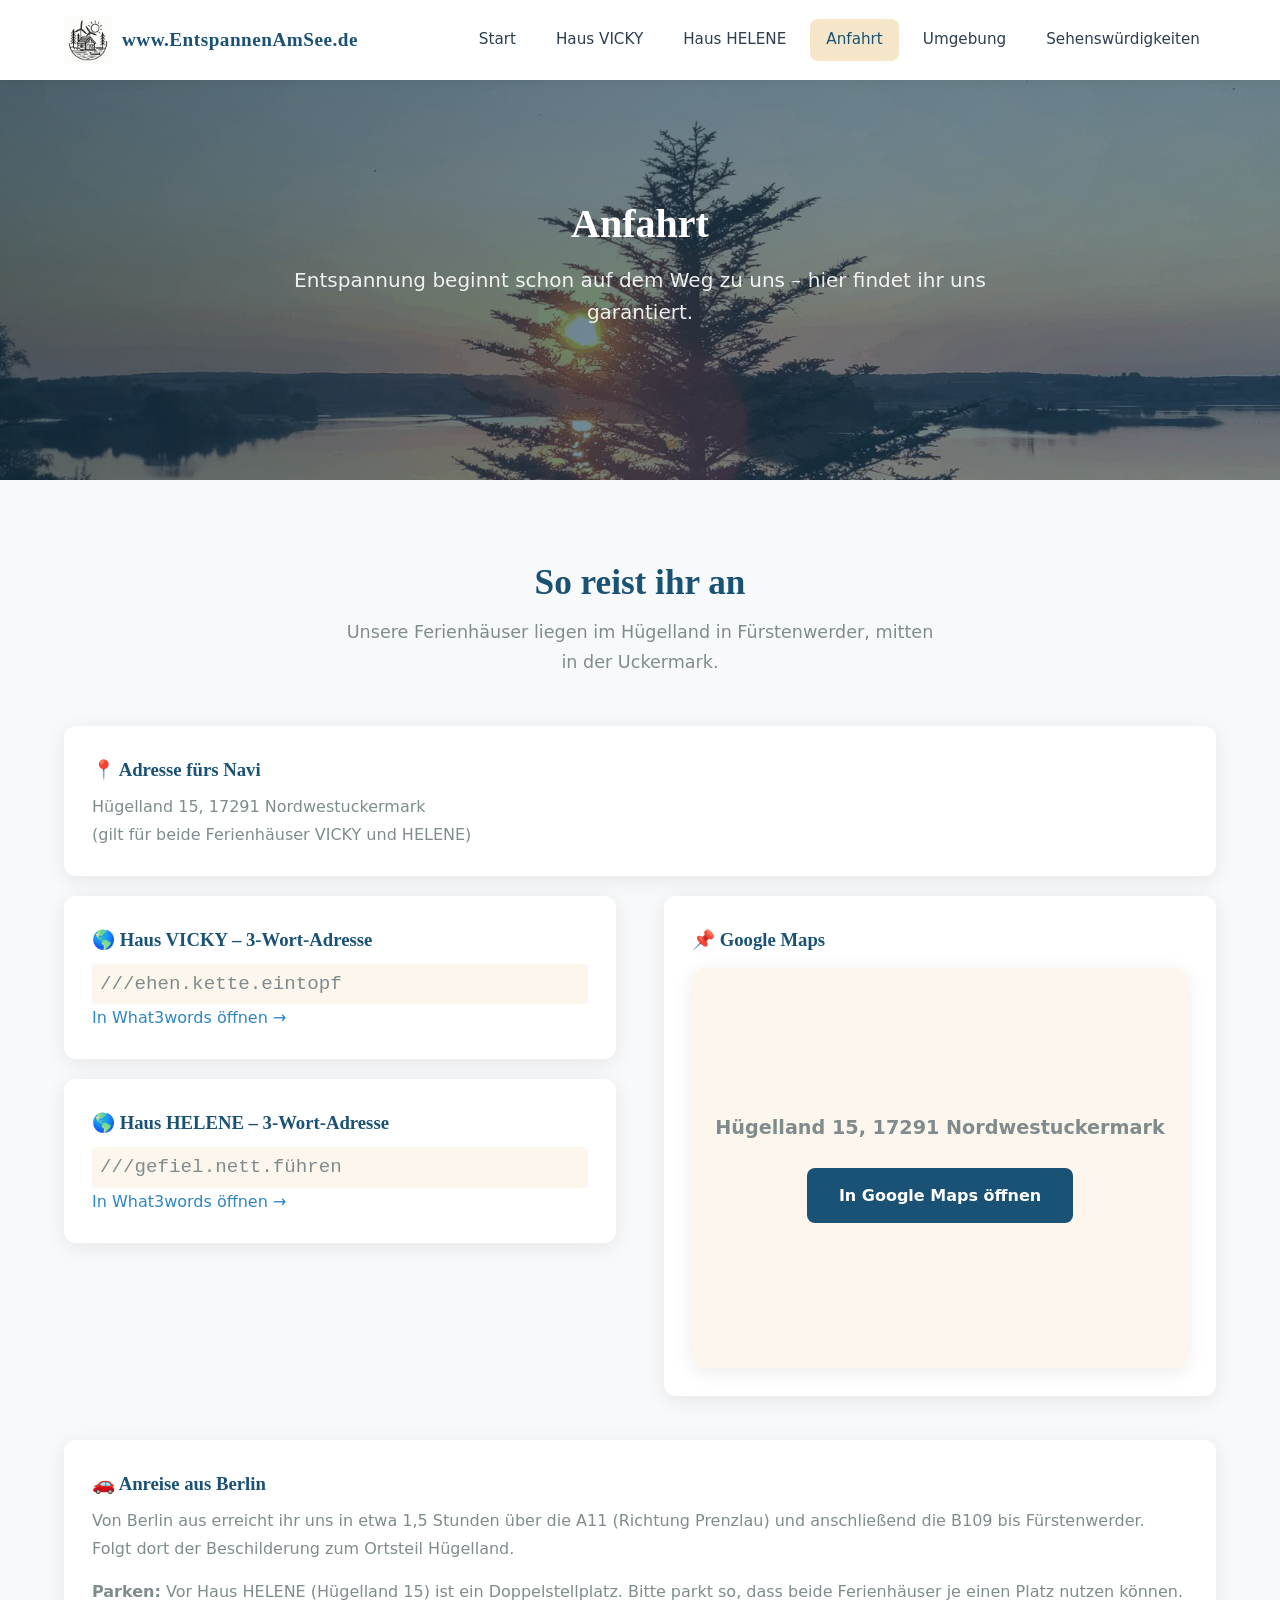
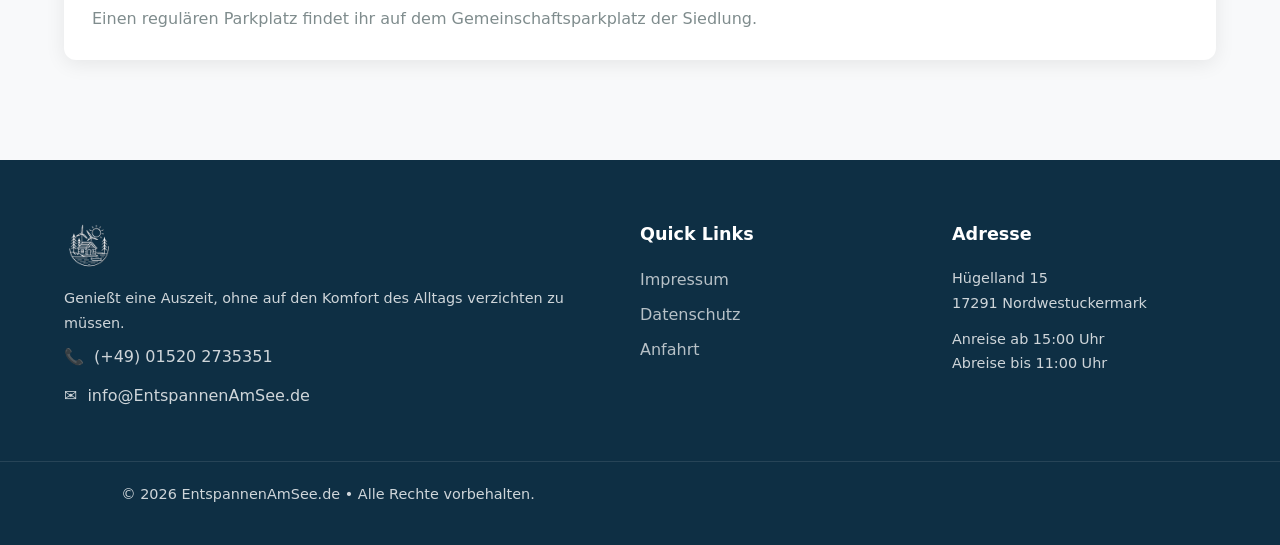
<file: anfahrt.html>
﻿<!DOCTYPE html>
<html lang="de">
<head>
  <meta charset="UTF-8">
  <meta name="viewport" content="width=device-width, initial-scale=1.0">
  <title>Anfahrt &amp; Adresse | Ferienh&auml;user in der Uckermark</title>
  <meta name="description" content="Anfahrt zu den Ferienh&auml;usern VICKY &amp; HELENE in F&uuml;rstenwerder, Uckermark: H&uuml;gelland 15, 17291 Nordwestuckermark. Ca. 1,5 h von Berlin &uuml;ber A11/B109.">
  <link rel="canonical" href="https://www.EntspannenAmSee.de/anfahrt.html">
  <meta property="og:type" content="website">
  <meta property="og:site_name" content="EntspannenAmSee.de">
  <meta property="og:url" content="https://www.EntspannenAmSee.de/anfahrt.html">
  <meta property="og:title" content="Anfahrt &amp; Adresse | Ferienh&auml;user in der Uckermark">
  <meta property="og:description" content="H&uuml;gelland 15, 17291 Nordwestuckermark &ndash; ca. 1,5 h von Berlin &uuml;ber A11/B109. Google-Maps-Link und 3-Wort-Adressen f&uuml;r beide H&auml;user.">
  <meta property="og:image" content="https://www.EntspannenAmSee.de/images/banner.jpg">
  <meta property="og:locale" content="de_DE">
  <meta name="twitter:card" content="summary_large_image">
  <meta name="twitter:title" content="Anfahrt &amp; Adresse | Ferienh&auml;user in der Uckermark">
  <meta name="twitter:description" content="H&uuml;gelland 15, 17291 Nordwestuckermark &ndash; ca. 1,5 h von Berlin &uuml;ber A11/B109.">
  <meta name="twitter:image" content="https://www.EntspannenAmSee.de/images/banner.jpg">
  <meta name="theme-color" content="#2c6e63">
  <link rel="icon" type="image/x-icon" href="favicon.ico">
  <link rel="stylesheet" href="css/style.css">
  <script type="application/ld+json">
  {
    "@context": "https://schema.org",
    "@type": "BreadcrumbList",
    "itemListElement": [
      { "@type": "ListItem", "position": 1, "name": "Start", "item": "https://www.EntspannenAmSee.de/" },
      { "@type": "ListItem", "position": 2, "name": "Anfahrt", "item": "https://www.EntspannenAmSee.de/anfahrt.html" }
    ]
  }
  </script>
</head>
<body>
<header id="header">
  <div class="header-inner">
    <a href="index.html" class="logo"><img src="images/logo.png" alt="EntspannenAmSee.de - Ferienh&auml;user am Gro&szlig;en See in der Uckermark"><span class="logo-text">www.EntspannenAmSee.de</span></a>
    <button class="menu-toggle" id="menu-toggle" aria-label="Men&uuml; &ouml;ffnen"><span></span><span></span><span></span></button>
    <nav id="nav">
      <a href="index.html">Start</a>
      <a href="vicky.html">Haus VICKY</a>
      <a href="helene.html">Haus HELENE</a>
      <a href="anfahrt.html">Anfahrt</a>
      <a href="umgebung.html">Umgebung</a>
      <a href="sehenswuerdigkeiten.html">Sehensw&uuml;rdigkeiten</a>
    </nav>
  </div>
</header>
<section class="hero hero-small" style="background-image: url('images/banner.jpg');">
  <div class="hero-content"><h1>Anfahrt</h1><p>Entspannung beginnt schon auf dem Weg zu uns &ndash; hier findet ihr uns garantiert.</p></div>
</section>
<section>
  <div class="container">
    <h2 class="section-title">So reist ihr an</h2>
    <p class="section-subtitle">Unsere Ferienh&auml;user liegen im H&uuml;gelland in F&uuml;rstenwerder, mitten in der Uckermark.</p>
    <div class="dir-card"><h3>&#128205; Adresse f&uuml;rs Navi</h3><p>H&uuml;gelland 15, 17291 Nordwestuckermark<br>(gilt f&uuml;r beide Ferienh&auml;user VICKY und HELENE)</p></div>
    <div class="detail-layout">
      <div>
        <div class="dir-card"><h3>&#127758; Haus VICKY &ndash; 3-Wort-Adresse</h3><p class="w3w" style="font-size:1.2rem;">///ehen.kette.eintopf</p><p><a href="https://w3w.co/ehen.kette.eintopf" target="_blank">In What3words &ouml;ffnen &rarr;</a></p></div>
        <div class="dir-card"><h3>&#127758; Haus HELENE &ndash; 3-Wort-Adresse</h3><p class="w3w" style="font-size:1.2rem;">///gefiel.nett.f&uuml;hren</p><p><a href="https://w3w.co/gefiel.nett.f%C3%BChren" target="_blank">In What3words &ouml;ffnen &rarr;</a></p></div>
      </div>
      <div class="dir-card">
        <h3>&#128204; Google Maps</h3>
        <div class="map-container" style="margin-top:12px;">
          <div class="map-placeholder">
            <p style="font-size:1.2rem;font-weight:600;">H&uuml;gelland 15, 17291 Nordwestuckermark</p>
            <a href="https://maps.app.goo.gl/vJ3FocDqvqRksWz67" target="_blank" class="btn btn-dark" style="margin-top:12px;">In Google Maps &ouml;ffnen</a>
          </div>
        </div>
      </div>
    </div>
    <div class="dir-card" style="margin-top:24px;">
      <h3>&#128663; Anreise aus Berlin</h3>
      <p>Von Berlin aus erreicht ihr uns in etwa 1,5 Stunden &uuml;ber die A11 (Richtung Prenzlau) und anschlie&szlig;end die B109 bis F&uuml;rstenwerder. Folgt dort der Beschilderung zum Ortsteil H&uuml;gelland.</p>
      <div class="spacer-16"></div>
      <p><strong>Parken:</strong> Vor Haus HELENE (H&uuml;gelland 15) ist ein Doppelstellplatz. Bitte parkt so, dass beide Ferienhäuser je einen Platz nutzen können. Einen regul&auml;ren Parkplatz findet ihr auf dem Gemeinschaftsparkplatz der Siedlung.</p>
    </div>
  </div>
</section>
<footer>
  <div class="container">
    <div>
      <div class="footer-logo"><img src="images/logo-dark.png" alt="Entspannen am See"></div>
      <p>Genie&szlig;t eine Auszeit, ohne auf den Komfort des Alltags verzichten zu m&uuml;ssen.</p>
      <div class="contact-item"><span>&#128222;</span><span>(+49) 01520 2735351</span></div>
      <div class="contact-item"><span>&#9993;</span><span>info@EntspannenAmSee.de</span></div>
    </div>
    <div>
      <h4>Quick Links</h4>
      <a href="impressum.html">Impressum</a>
      <a href="impressum.html">Datenschutz</a>
      <a href="anfahrt.html">Anfahrt</a>
    </div>
    <div><h4>Adresse</h4><p>H&uuml;gelland 15<br>17291 Nordwestuckermark</p><p style="margin-top:12px;">Anreise ab 15:00 Uhr<br>Abreise bis 11:00 Uhr</p></div>
  </div>
  <div class="footer-bottom"><div class="container"><p>&copy; 2026 EntspannenAmSee.de &bull; Alle Rechte vorbehalten.</p></div></div>
</footer>
<script src="js/main.js"></script>
</body>
</html>
</file>
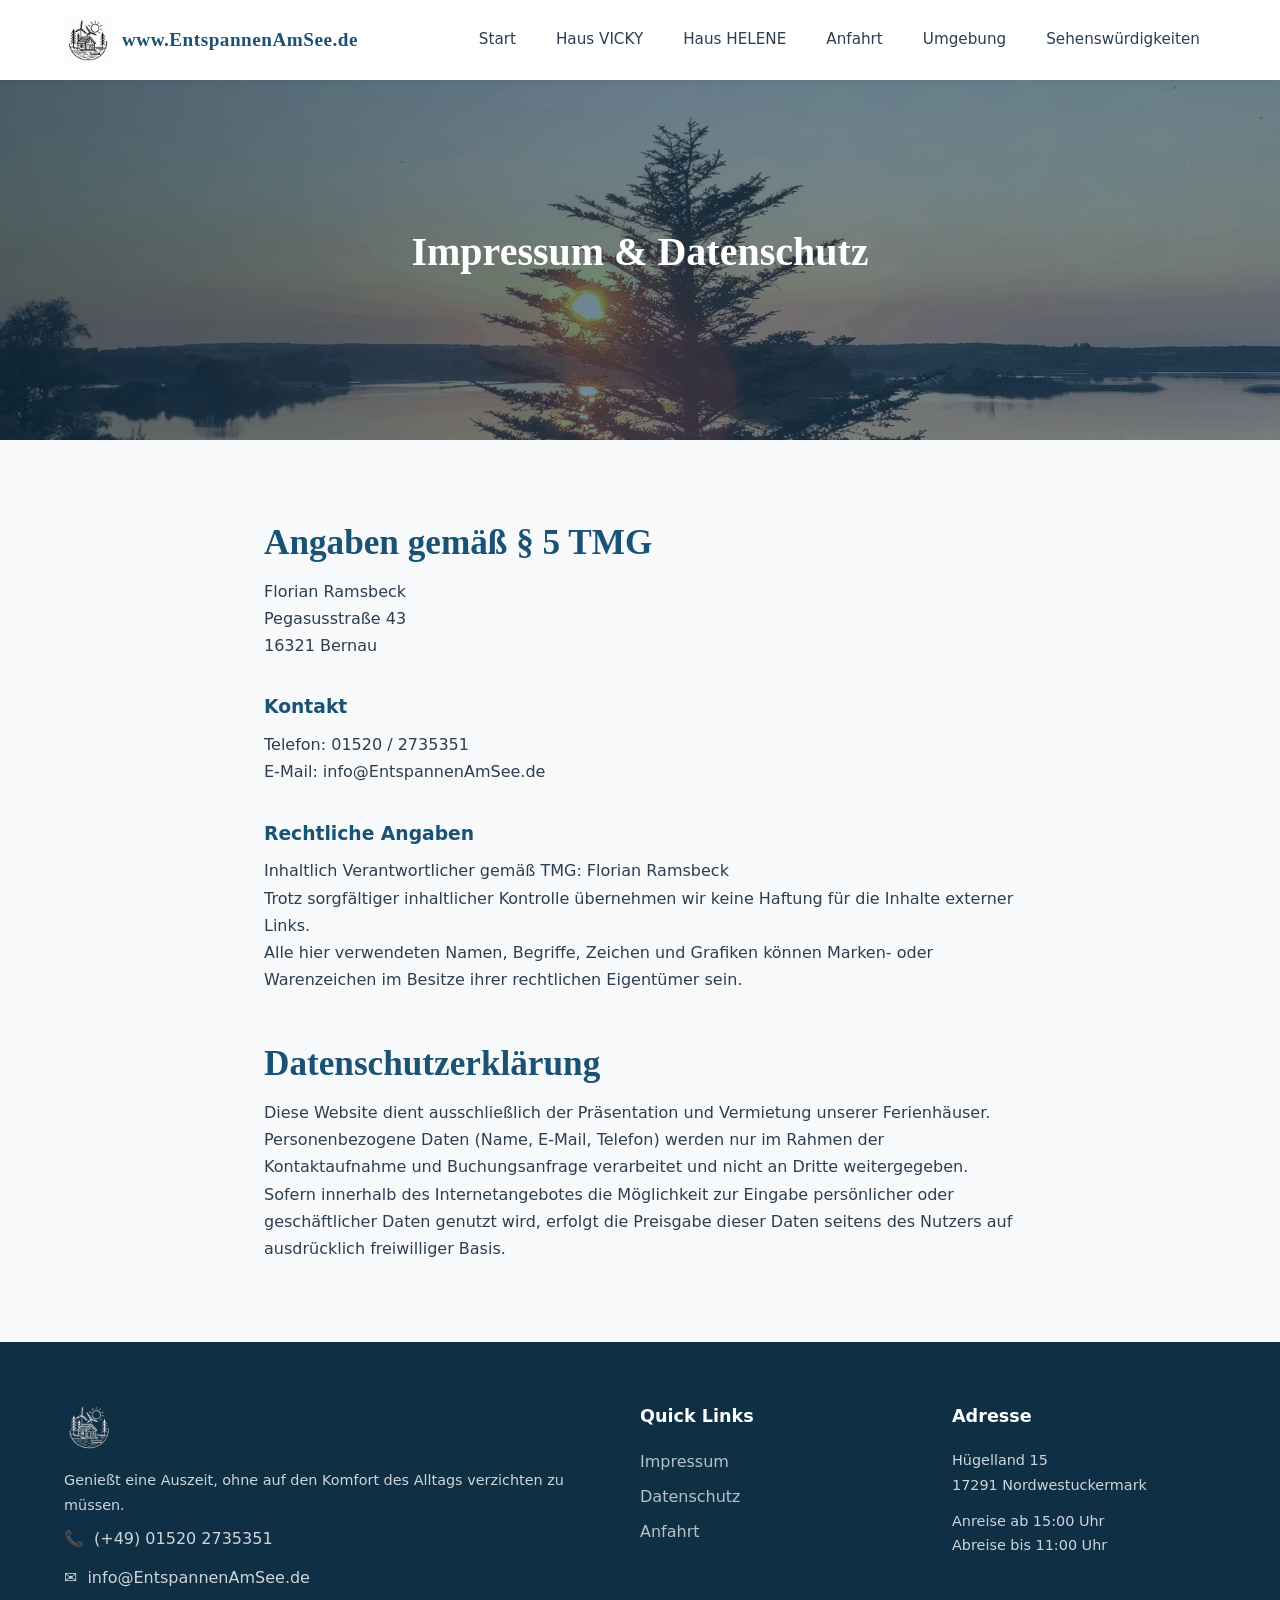
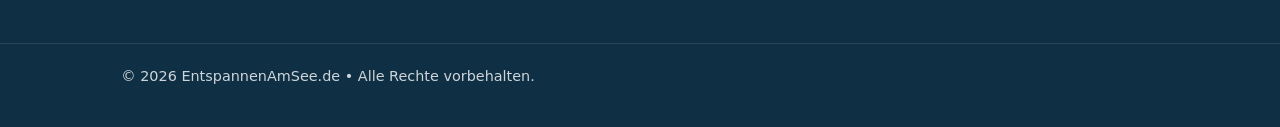
<file: impressum.html>
﻿<!DOCTYPE html>
<html lang="de">
<head>
  <meta charset="UTF-8">
  <meta name="viewport" content="width=device-width, initial-scale=1.0">
  <title>Impressum &amp; Datenschutz | EntspannenAmSee.de</title>
  <meta name="description" content="Impressum und Datenschutzerkl&auml;rung von EntspannenAmSee.de &ndash; Ferienh&auml;user VICKY &amp; HELENE am Gro&szlig;en See in F&uuml;rstenwerder, Uckermark.">
  <link rel="canonical" href="https://www.EntspannenAmSee.de/impressum.html">
  <meta property="og:type" content="website">
  <meta property="og:site_name" content="EntspannenAmSee.de">
  <meta property="og:url" content="https://www.EntspannenAmSee.de/impressum.html">
  <meta property="og:title" content="Impressum &amp; Datenschutz | EntspannenAmSee.de">
  <meta property="og:description" content="Impressum und Datenschutzerkl&auml;rung von EntspannenAmSee.de &ndash; Ferienh&auml;user am Gro&szlig;en See in F&uuml;rstenwerder.">
  <meta property="og:image" content="https://www.EntspannenAmSee.de/images/banner.jpg">
  <meta property="og:locale" content="de_DE">
  <meta name="twitter:card" content="summary">
  <meta name="theme-color" content="#2c6e63">
  <link rel="icon" type="image/x-icon" href="favicon.ico">
  <link rel="stylesheet" href="css/style.css">
</head>
<body>
<header id="header">
  <div class="header-inner">
    <a href="index.html" class="logo"><img src="images/logo.png" alt="EntspannenAmSee.de - Ferienh&auml;user am Gro&szlig;en See in der Uckermark"><span class="logo-text">www.EntspannenAmSee.de</span></a>
    <button class="menu-toggle" id="menu-toggle" aria-label="Men&uuml; &ouml;ffnen"><span></span><span></span><span></span></button>
    <nav id="nav">
      <a href="index.html">Start</a>
      <a href="vicky.html">Haus VICKY</a>
      <a href="helene.html">Haus HELENE</a>
      <a href="anfahrt.html">Anfahrt</a>
      <a href="umgebung.html">Umgebung</a>
      <a href="sehenswuerdigkeiten.html">Sehensw&uuml;rdigkeiten</a>
    </nav>
  </div>
</header>
<section class="hero hero-small" style="background-image: url('images/banner.jpg');">
  <div class="hero-content"><h1>Impressum &amp; Datenschutz</h1></div>
</section>
<section>
  <div class="container" style="max-width:800px;">
    <h2 class="section-title" style="text-align:left;">Angaben gem&auml;&szlig; &sect; 5 TMG</h2>
    <p>Florian Ramsbeck<br>Pegasusstra&szlig;e 43<br>16321 Bernau</p>
    <div class="spacer-32"></div>
    <h3 style="color:var(--primary);margin-bottom:8px;">Kontakt</h3>
    <p>Telefon: 01520 / 2735351<br>E-Mail: info@EntspannenAmSee.de</p>
    <div class="spacer-32"></div>
    <h3 style="color:var(--primary);margin-bottom:8px;">Rechtliche Angaben</h3>
    <p>Inhaltlich Verantwortlicher gem&auml;&szlig; TMG: Florian Ramsbeck</p>
    <p>Trotz sorgf&auml;ltiger inhaltlicher Kontrolle &uuml;bernehmen wir keine Haftung f&uuml;r die Inhalte externer Links.</p>
    <p>Alle hier verwendeten Namen, Begriffe, Zeichen und Grafiken k&ouml;nnen Marken- oder Warenzeichen im Besitze ihrer rechtlichen Eigent&uuml;mer sein.</p>
    <div class="spacer-48"></div>
    <h2 class="section-title" style="text-align:left;">Datenschutzerkl&auml;rung</h2>
    <p>Diese Website dient ausschlie&szlig;lich der Pr&auml;sentation und Vermietung unserer Ferienh&auml;user. Personenbezogene Daten (Name, E-Mail, Telefon) werden nur im Rahmen der Kontaktaufnahme und Buchungsanfrage verarbeitet und nicht an Dritte weitergegeben.</p>
    <p>Sofern innerhalb des Internetangebotes die M&ouml;glichkeit zur Eingabe pers&ouml;nlicher oder gesch&auml;ftlicher Daten genutzt wird, erfolgt die Preisgabe dieser Daten seitens des Nutzers auf ausdr&uuml;cklich freiwilliger Basis.</p>
  </div>
</section>
<footer>
  <div class="container">
    <div>
      <div class="footer-logo"><img src="images/logo-dark.png" alt="Entspannen am See"></div>
      <p>Genie&szlig;t eine Auszeit, ohne auf den Komfort des Alltags verzichten zu m&uuml;ssen.</p>
      <div class="contact-item"><span>&#128222;</span><span>(+49) 01520 2735351</span></div>
      <div class="contact-item"><span>&#9993;</span><span>info@EntspannenAmSee.de</span></div>
    </div>
    <div>
      <h4>Quick Links</h4>
      <a href="impressum.html">Impressum</a>
      <a href="impressum.html">Datenschutz</a>
      <a href="anfahrt.html">Anfahrt</a>
    </div>
    <div><h4>Adresse</h4><p>H&uuml;gelland 15<br>17291 Nordwestuckermark</p><p style="margin-top:12px;">Anreise ab 15:00 Uhr<br>Abreise bis 11:00 Uhr</p></div>
  </div>
  <div class="footer-bottom"><div class="container"><p>&copy; 2026 EntspannenAmSee.de &bull; Alle Rechte vorbehalten.</p></div></div>
</footer>
<script src="js/main.js"></script>
</body>
</html>
</file>
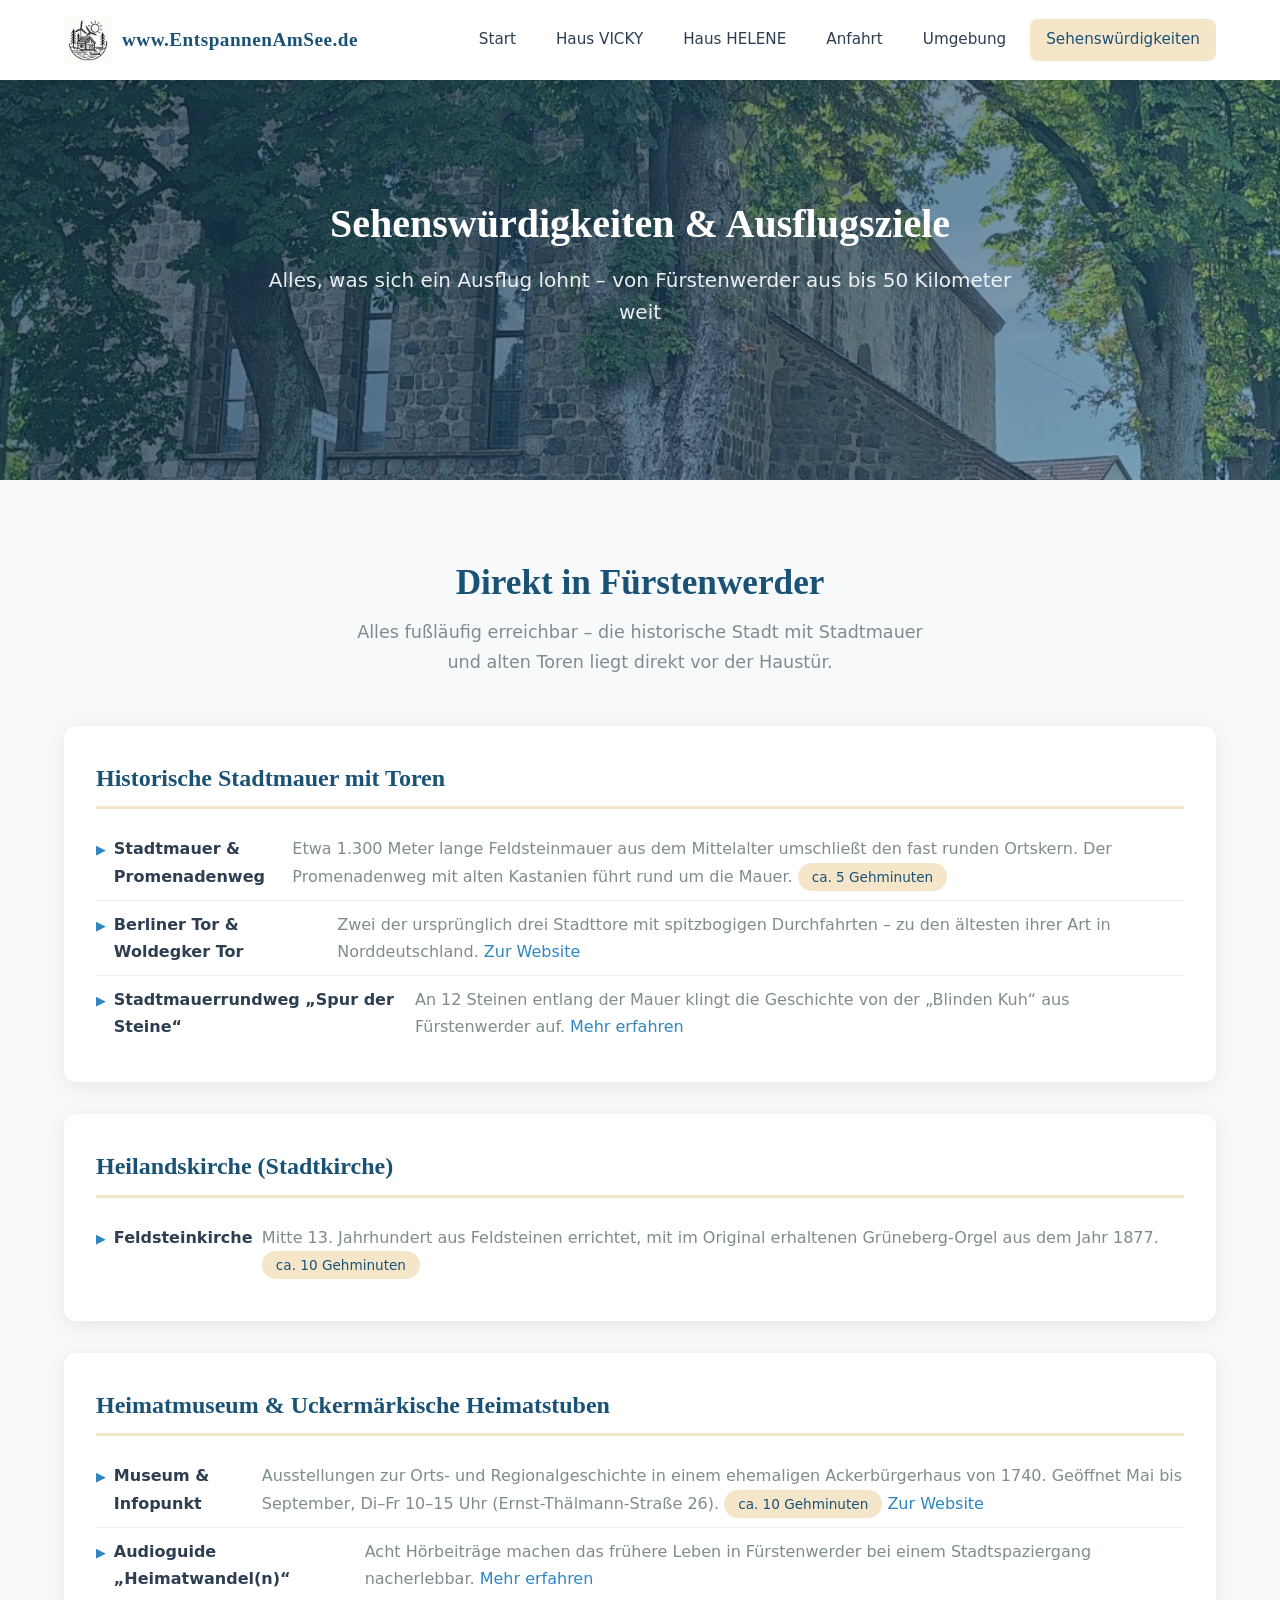
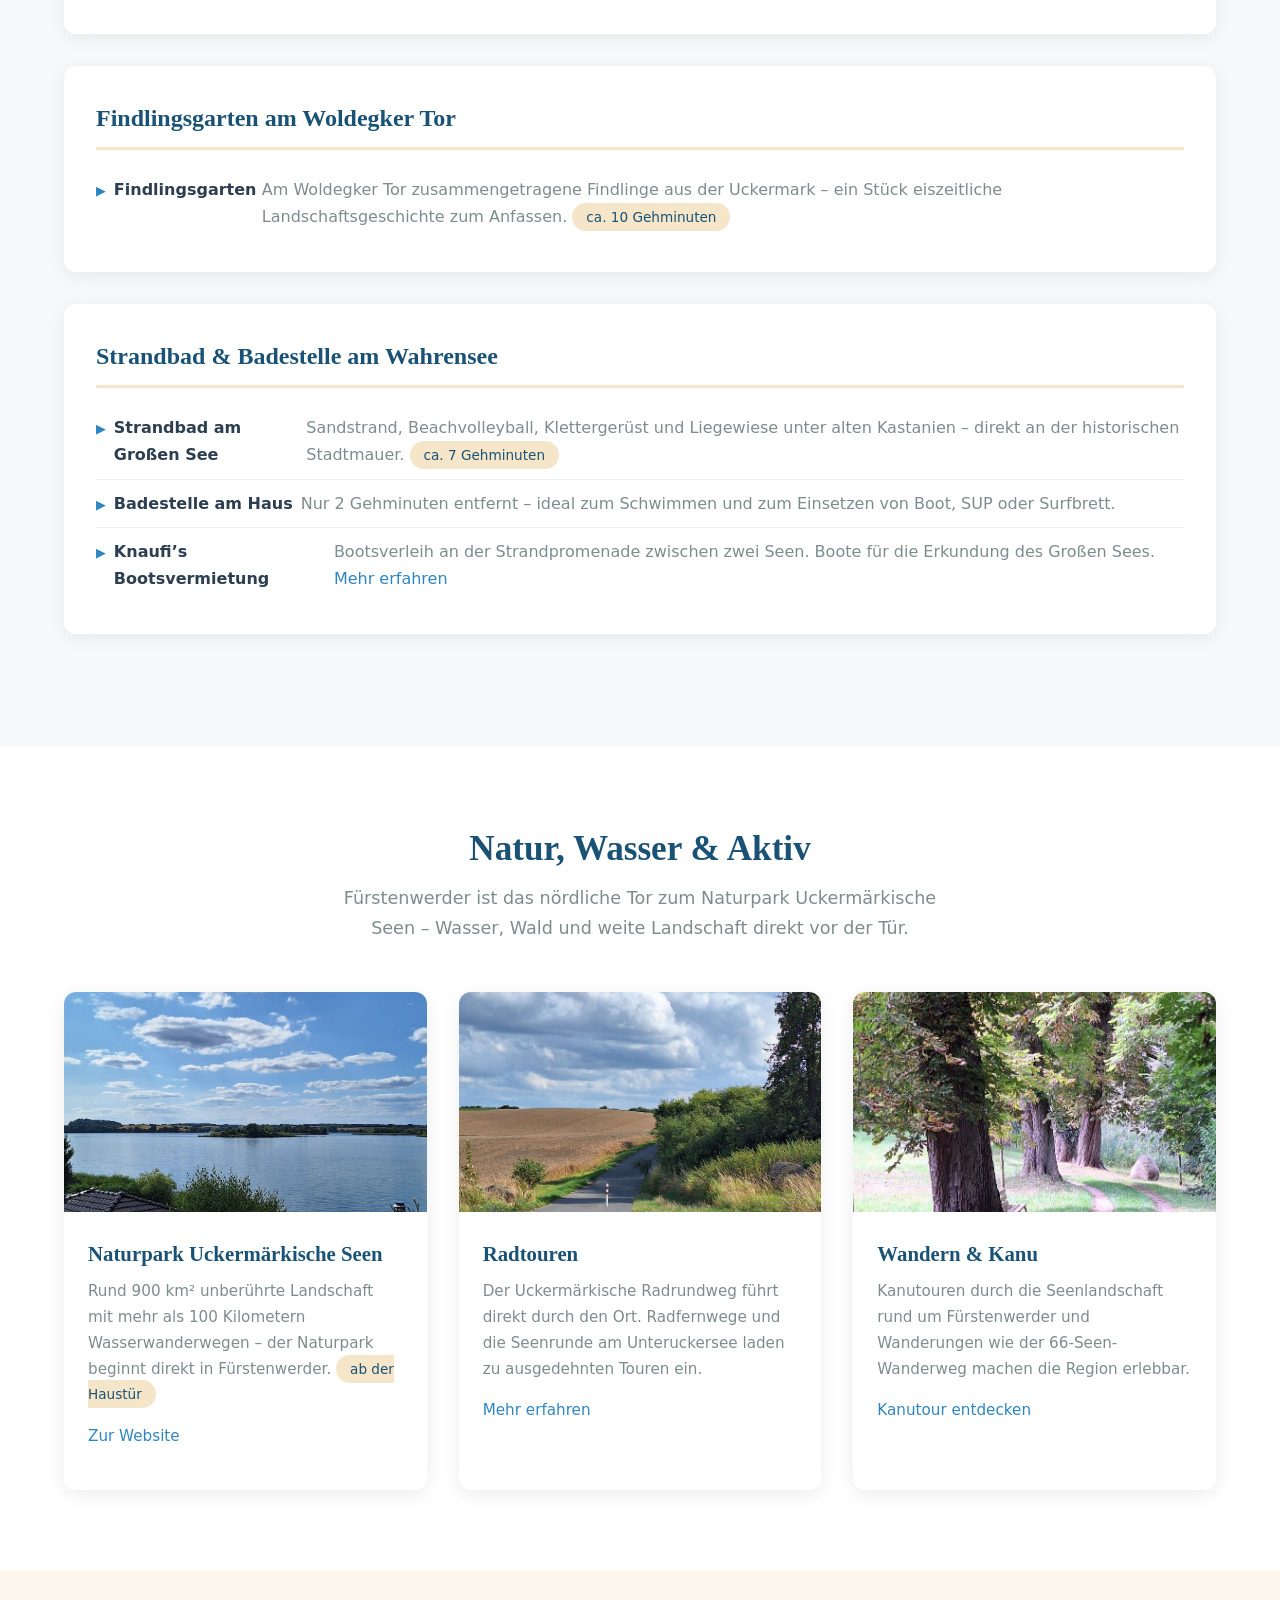
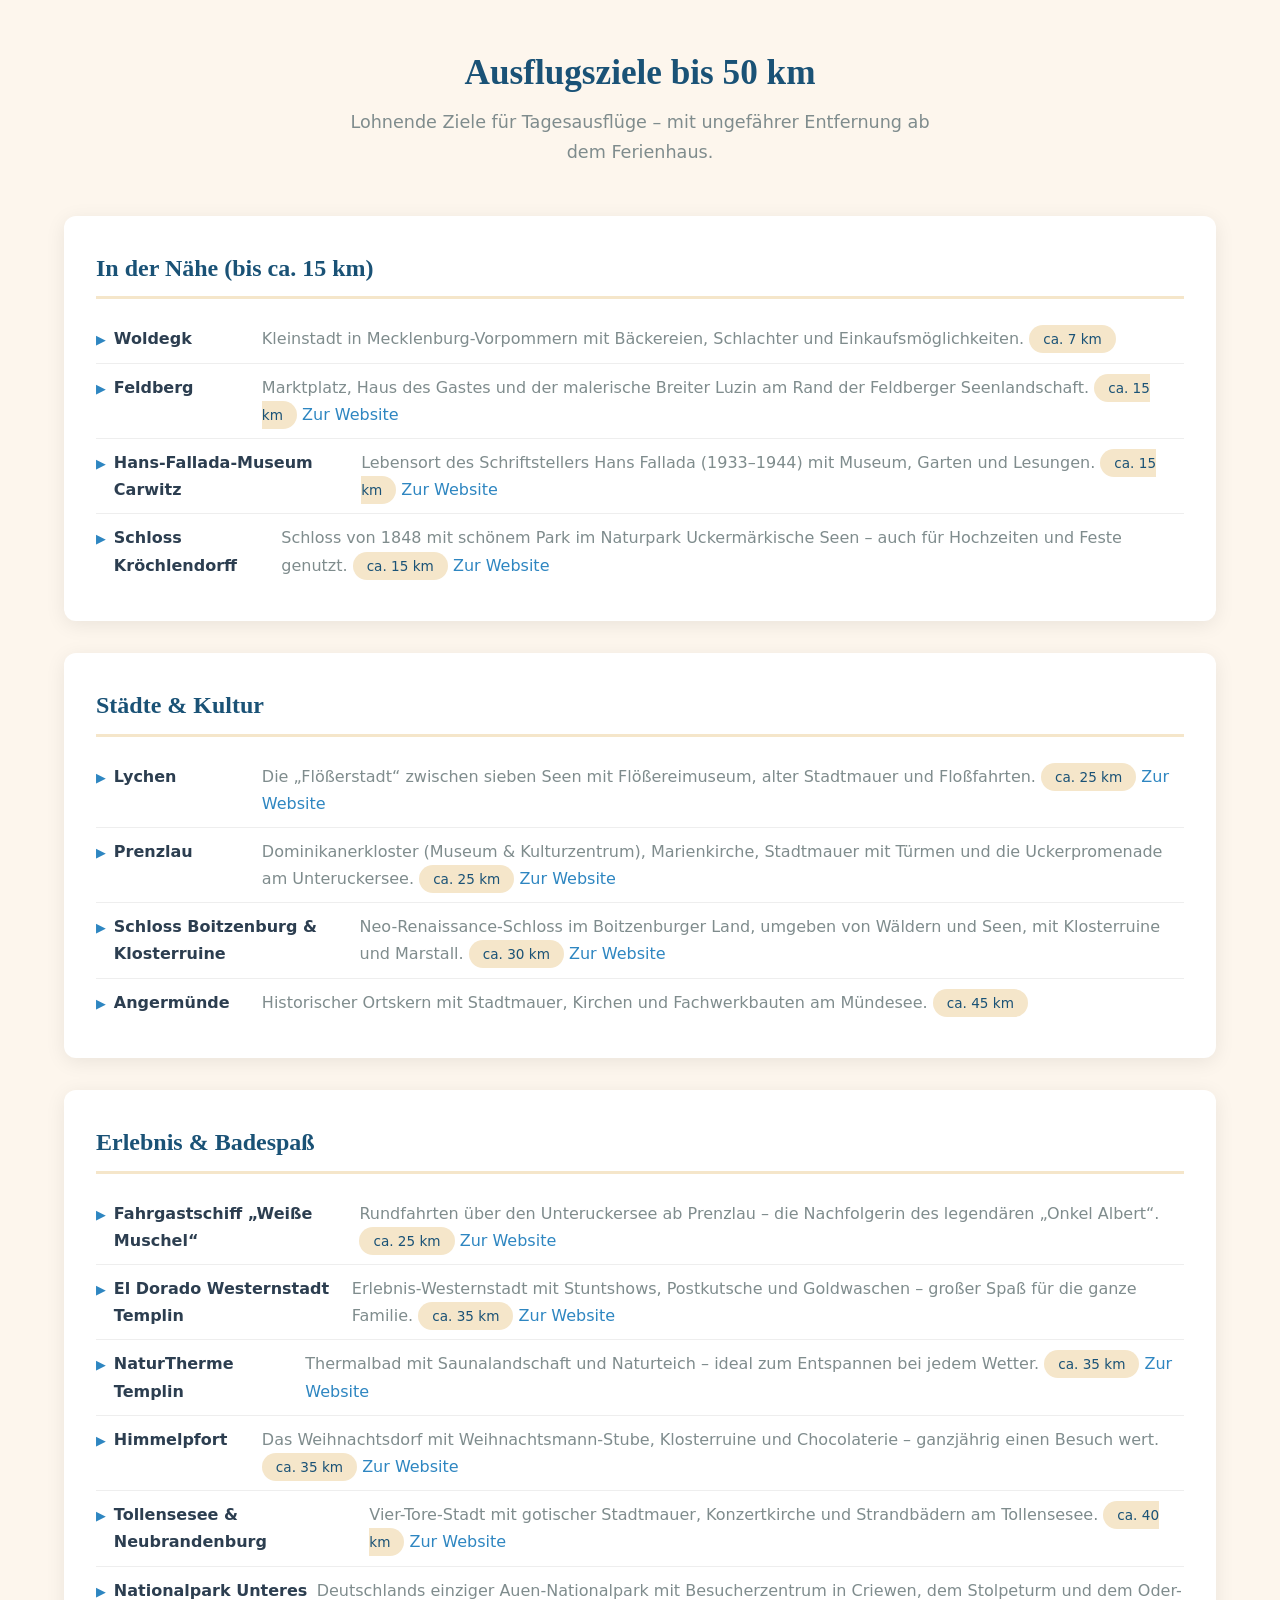
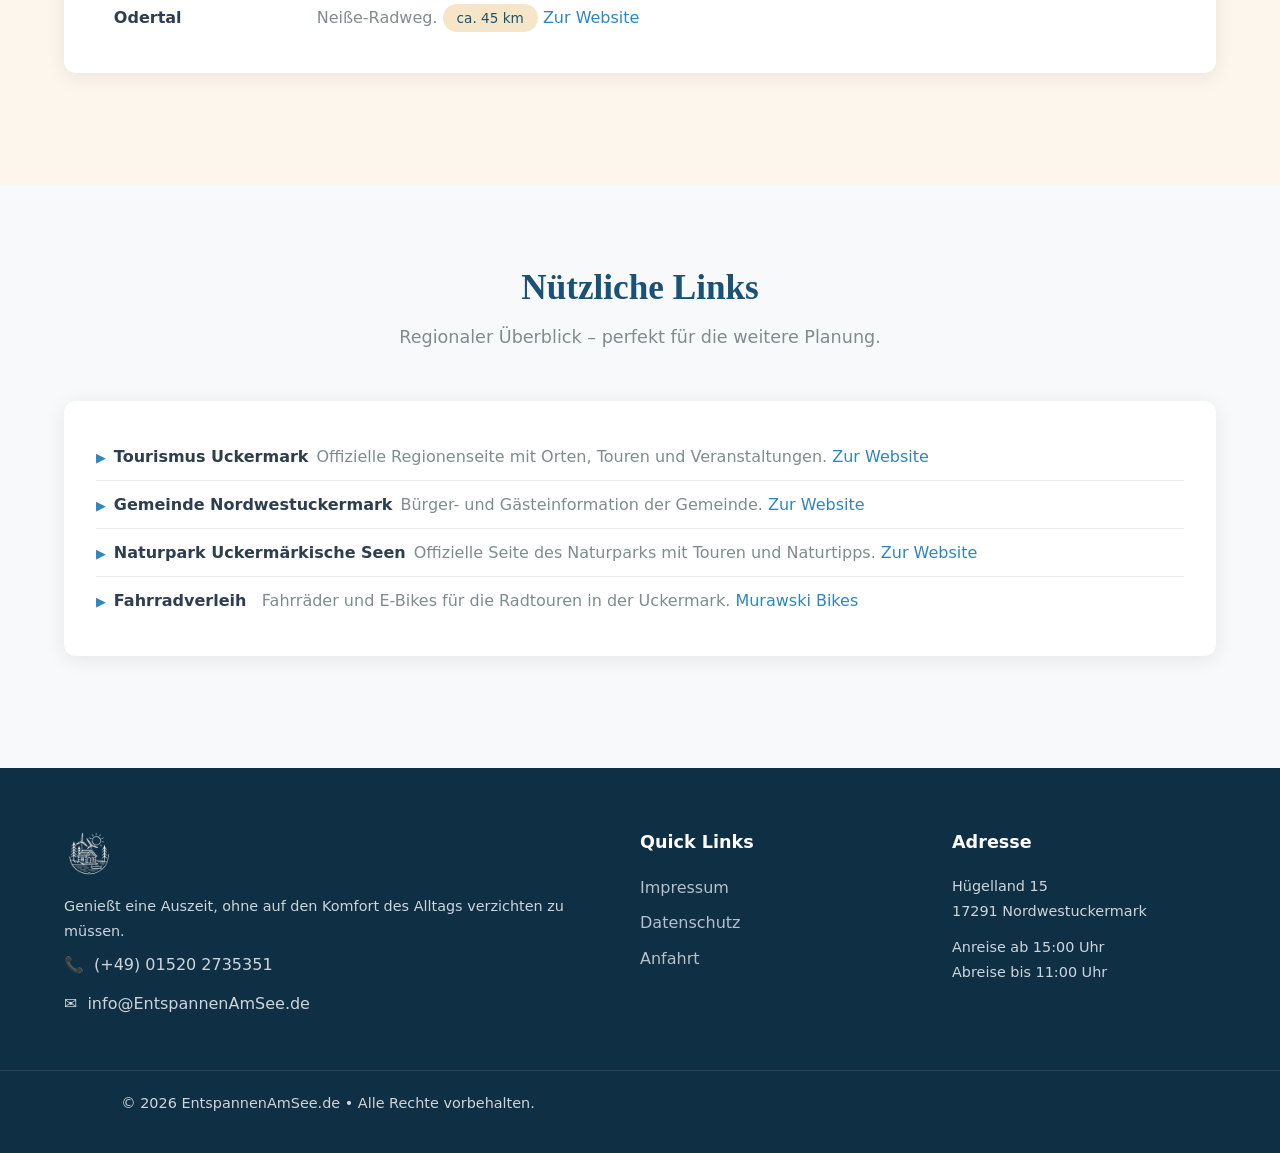
<file: sehenswuerdigkeiten.html>
<!DOCTYPE html>
<html lang="de">
<head>
  <meta charset="UTF-8">
  <meta name="viewport" content="width=device-width, initial-scale=1.0">
  <title>Sehensw&uuml;rdigkeiten &amp; Ausflugsziele | Uckermark</title>
  <meta name="description" content="Sehensw&uuml;rdigkeiten und Ausflugsziele rund um F&uuml;rstenwerder, Uckermark: Stadtmauer, Heilandskirche, Naturpark Uckerm&auml;rkische Seen, Prenzlau, Feldberg &amp; mehr &ndash; bis 50 km.">
  <link rel="canonical" href="https://www.EntspannenAmSee.de/sehenswuerdigkeiten.html">
  <meta property="og:type" content="website">
  <meta property="og:site_name" content="EntspannenAmSee.de">
  <meta property="og:url" content="https://www.EntspannenAmSee.de/sehenswuerdigkeiten.html">
  <meta property="og:title" content="Sehensw&uuml;rdigkeiten &amp; Ausflugsziele | Uckermark">
  <meta property="og:description" content="Stadtmauer, Heilandskirche, Naturpark Uckerm&auml;rkische Seen, Prenzlau, Feldberg &amp; mehr &ndash; Ausflugsziele bis 50 km um F&uuml;rstenwerder.">
  <meta property="og:image" content="https://www.EntspannenAmSee.de/images/sehensw.jpg">
  <meta property="og:locale" content="de_DE">
  <meta name="twitter:card" content="summary_large_image">
  <meta name="twitter:title" content="Sehensw&uuml;rdigkeiten &amp; Ausflugsziele | Uckermark">
  <meta name="twitter:description" content="Stadtmauer, Heilandskirche, Naturpark Uckerm&auml;rkische Seen, Prenzlau, Feldberg &amp; mehr &ndash; Ausflugsziele bis 50 km um F&uuml;rstenwerder.">
  <meta name="twitter:image" content="https://www.EntspannenAmSee.de/images/sehensw.jpg">
  <meta name="theme-color" content="#2c6e63">
  <link rel="icon" type="image/x-icon" href="favicon.ico">
  <link rel="stylesheet" href="css/style.css">
  <script type="application/ld+json">
  {
    "@context": "https://schema.org",
    "@type": "BreadcrumbList",
    "itemListElement": [
      { "@type": "ListItem", "position": 1, "name": "Start", "item": "https://www.EntspannenAmSee.de/" },
      { "@type": "ListItem", "position": 2, "name": "Sehensw&uuml;rdigkeiten &amp; Ausflugsziele", "item": "https://www.EntspannenAmSee.de/sehenswuerdigkeiten.html" }
    ]
  }
  </script>
</head>
<body>
<header id="header">
  <div class="header-inner">
    <a href="index.html" class="logo"><img src="images/logo.png" alt="EntspannenAmSee.de - Ferienh&auml;user am Gro&szlig;en See in der Uckermark"><span class="logo-text">www.EntspannenAmSee.de</span></a>
    <button class="menu-toggle" id="menu-toggle" aria-label="Men&uuml; &ouml;ffnen"><span></span><span></span><span></span></button>
    <nav id="nav">
      <a href="index.html">Start</a>
      <a href="vicky.html">Haus VICKY</a>
      <a href="helene.html">Haus HELENE</a>
      <a href="anfahrt.html">Anfahrt</a>
      <a href="umgebung.html">Umgebung</a>
      <a href="sehenswuerdigkeiten.html">Sehensw&uuml;rdigkeiten</a>
    </nav>
  </div>
</header>

<section class="hero hero-small" style="background-image: url('images/sehensw.jpg');">
  <div class="hero-content"><h1>Sehensw&uuml;rdigkeiten &amp; Ausflugsziele</h1><p>Alles, was sich ein Ausflug lohnt &ndash; von F&uuml;rstenwerder aus bis 50 Kilometer weit</p></div>
</section>

<section>
  <div class="container">
    <h2 class="section-title">Direkt in F&uuml;rstenwerder</h2>
    <p class="section-subtitle">Alles fu&szlig;l&auml;ufig erreichbar &ndash; die historische Stadt mit Stadtmauer und alten Toren liegt direkt vor der Haust&uuml;r.</p>

    <div class="info-card">
      <h3>Historische Stadtmauer mit Toren</h3>
      <ul class="info-list">
        <li><span class="label">Stadtmauer &amp; Promenadenweg</span><span class="desc">Etwa 1.300 Meter lange Feldsteinmauer aus dem Mittelalter umschlie&szlig;t den fast runden Ortskern. Der Promenadenweg mit alten Kastanien f&uuml;hrt rund um die Mauer. <span class="badge">ca. 5 Gehminuten</span></span></li>
        <li><span class="label">Berliner Tor &amp; Woldegker Tor</span><span class="desc">Zwei der urspr&uuml;nglich drei Stadttore mit spitzbogigen Durchfahrten &ndash; zu den &auml;ltesten ihrer Art in Norddeutschland. <a href="https://www.nordwestuckermark.de/verzeichnis/visitenkarte.php?mandat=46417" target="_blank">Zur Website</a></span></li>
        <li><span class="label">Stadtmauerrundweg &bdquo;Spur der Steine&ldquo;</span><span class="desc">An 12 Steinen entlang der Mauer klingt die Geschichte von der &bdquo;Blinden Kuh&ldquo; aus F&uuml;rstenwerder auf. <a href="https://www.tourismus-uckermark.de/stadtmauerrundweg-spur-der-steine/" target="_blank">Mehr erfahren</a></span></li>
      </ul>
    </div>

    <div class="info-card">
      <h3>Heilandskirche (Stadtkirche)</h3>
      <ul class="info-list">
        <li><span class="label">Feldsteinkirche</span><span class="desc">Mitte 13. Jahrhundert aus Feldsteinen errichtet, mit im Original erhaltenen Gr&uuml;neberg-Orgel aus dem Jahr 1877. <span class="badge">ca. 10 Gehminuten</span></span></li>
      </ul>
    </div>

    <div class="info-card">
      <h3>Heimatmuseum &amp; Uckerm&auml;rkische Heimatstuben</h3>
      <ul class="info-list">
        <li><span class="label">Museum &amp; Infopunkt</span><span class="desc">Ausstellungen zur Orts- und Regionalgeschichte in einem ehemaligen Ackerb&uuml;rgerhaus von 1740. Ge&ouml;ffnet Mai bis September, Di&ndash;Fr 10&ndash;15 Uhr (Ernst-Th&auml;lmann-Stra&szlig;e 26). <span class="badge">ca. 10 Gehminuten</span> <a href="https://geschichte-fuerstenwerder.de" target="_blank">Zur Website</a></span></li>
        <li><span class="label">Audioguide &bdquo;Heimatwandel(n)&ldquo;</span><span class="desc">Acht H&ouml;rbeitr&auml;ge machen das fr&uuml;here Leben in F&uuml;rstenwerder bei einem Stadtspaziergang nacherlebbar. <a href="https://www.tourismus-uckermark.de/audioguide-heimatwandeln-fuerstenwerder/" target="_blank">Mehr erfahren</a></span></li>
      </ul>
    </div>

    <div class="info-card">
      <h3>Findlingsgarten am Woldegker Tor</h3>
      <ul class="info-list">
        <li><span class="label">Findlingsgarten</span><span class="desc">Am Woldegker Tor zusammengetragene Findlinge aus der Uckermark &ndash; ein St&uuml;ck eiszeitliche Landschaftsgeschichte zum Anfassen. <span class="badge">ca. 10 Gehminuten</span></span></li>
      </ul>
    </div>

    <div class="info-card">
      <h3>Strandbad &amp; Badestelle am Wahrensee</h3>
      <ul class="info-list">
        <li><span class="label">Strandbad am Gro&szlig;en See</span><span class="desc">Sandstrand, Beachvolleyball, Kletterger&uuml;st und Liegewiese unter alten Kastanien &ndash; direkt an der historischen Stadtmauer. <span class="badge">ca. 7 Gehminuten</span></span></li>
        <li><span class="label">Badestelle am Haus</span><span class="desc">Nur 2 Gehminuten entfernt &ndash; ideal zum Schwimmen und zum Einsetzen von Boot, SUP oder Surfbrett.</span></li>
        <li><span class="label">Knaufi&rsquo;s Bootsvermietung</span><span class="desc">Bootsverleih an der Strandpromenade zwischen zwei Seen. Boote f&uuml;r die Erkundung des Gro&szlig;en Sees. <a href="https://kulturfeste.de/orte/uckermark/fuerstenwerder/knaufis-bootsvermietung/" target="_blank">Mehr erfahren</a></span></li>
      </ul>
    </div>
  </div>
</section>

<section class="section-white">
  <div class="container">
    <h2 class="section-title">Natur, Wasser &amp; Aktiv</h2>
    <p class="section-subtitle">F&uuml;rstenwerder ist das n&ouml;rdliche Tor zum Naturpark Uckerm&auml;rkische Seen &ndash; Wasser, Wald und weite Landschaft direkt vor der T&uuml;r.</p>
    <div class="card-grid">
      <div class="card">
        <img src="images/seenland.jpg" alt="Badestelle am Gro&szlig;en See" class="card-img" loading="lazy">
        <div class="card-body"><h3>Naturpark Uckerm&auml;rkische Seen</h3><p>Rund 900 km&sup2; unber&uuml;hrte Landschaft mit mehr als 100 Kilometern Wasserwanderwegen &ndash; der Naturpark beginnt direkt in F&uuml;rstenwerder. <span class="badge">ab der Haust&uuml;r</span></p><p><a href="https://www.uckermaerkische-seen-naturpark.de" target="_blank">Zur Website</a></p></div>
      </div>
      <div class="card">
        <img src="images/radweg.jpg" alt="Radtouren in der Uckermark" class="card-img" loading="lazy">
        <div class="card-body"><h3>Radtouren</h3><p>Der Uckerm&auml;rkische Radrundweg f&uuml;hrt direkt durch den Ort. Radfernwege und die Seenrunde am Unteruckersee laden zu ausgedehnten Touren ein.</p><p><a href="https://www.tourismus-uckermark.de/uckermark/orte/fuerstenwerder/" target="_blank">Mehr erfahren</a></p></div>
      </div>
      <div class="card">
        <img src="images/wandern.jpg" alt="Wandern und Kanu" class="card-img" loading="lazy">
        <div class="card-body"><h3>Wandern &amp; Kanu</h3><p>Kanutouren durch die Seenlandschaft rund um F&uuml;rstenwerder und Wanderungen wie der 66-Seen-Wanderweg machen die Region erlebbar.</p><p><a href="https://www.tourismus-uckermark.de/tagestour-fuerstenwerder-seenlandschaft/" target="_blank">Kanutour entdecken</a></p></div>
      </div>
    </div>
  </div>
</section>

<section class="section-sand">
  <div class="container">
    <h2 class="section-title">Ausflugsziele bis 50 km</h2>
    <p class="section-subtitle">Lohnende Ziele f&uuml;r Tagesausfl&uuml;ge &ndash; mit ungef&auml;hrer Entfernung ab dem Ferienhaus.</p>

    <div class="info-card">
      <h3>In der N&auml;he (bis ca. 15 km)</h3>
      <ul class="info-list">
        <li><span class="label">Woldegk</span><span class="desc">Kleinstadt in Mecklenburg-Vorpommern mit B&auml;ckereien, Schlachter und Einkaufsm&ouml;glichkeiten. <span class="badge">ca. 7 km</span></span></li>
        <li><span class="label">Feldberg</span><span class="desc">Marktplatz, Haus des Gastes und der malerische Breiter Luzin am Rand der Feldberger Seenlandschaft. <span class="badge">ca. 15 km</span> <a href="https://www.feldberger-seenlandschaft.de" target="_blank">Zur Website</a></span></li>
        <li><span class="label">Hans-Fallada-Museum Carwitz</span><span class="desc">Lebensort des Schriftstellers Hans Fallada (1933&ndash;1944) mit Museum, Garten und Lesungen. <span class="badge">ca. 15 km</span> <a href="https://www.fallada.de" target="_blank">Zur Website</a></span></li>
        <li><span class="label">Schloss Kr&ouml;chlendorff</span><span class="desc">Schloss von 1848 mit sch&ouml;nem Park im Naturpark Uckerm&auml;rkische Seen &ndash; auch f&uuml;r Hochzeiten und Feste genutzt. <span class="badge">ca. 15 km</span> <a href="https://www.schlosskroechlendorff.com" target="_blank">Zur Website</a></span></li>
      </ul>
    </div>

    <div class="info-card">
      <h3>St&auml;dte &amp; Kultur</h3>
      <ul class="info-list">
        <li><span class="label">Lychen</span><span class="desc">Die &bdquo;Fl&ouml;&szlig;erstadt&ldquo; zwischen sieben Seen mit Fl&ouml;&szlig;ereimuseum, alter Stadtmauer und Flo&szlig;fahrten. <span class="badge">ca. 25 km</span> <a href="https://www.tourismus-lychen.de" target="_blank">Zur Website</a></span></li>
        <li><span class="label">Prenzlau</span><span class="desc">Dominikanerkloster (Museum &amp; Kulturzentrum), Marienkirche, Stadtmauer mit T&uuml;rmen und die Uckerpromenade am Unteruckersee. <span class="badge">ca. 25 km</span> <a href="https://www.prenzlau-tourismus.de/prenzlau/sehenswuerdigkeiten/" target="_blank">Zur Website</a></span></li>
        <li><span class="label">Schloss Boitzenburg &amp; Klosterruine</span><span class="desc">Neo-Renaissance-Schloss im Boitzenburger Land, umgeben von W&auml;ldern und Seen, mit Klosterruine und Marstall. <span class="badge">ca. 30 km</span> <a href="https://schloss-boitzenburg.de" target="_blank">Zur Website</a></span></li>
        <li><span class="label">Angerm&uuml;nde</span><span class="desc">Historischer Ortskern mit Stadtmauer, Kirchen und Fachwerkbauten am M&uuml;ndesee. <span class="badge">ca. 45 km</span></span></li>
      </ul>
    </div>

    <div class="info-card">
      <h3>Erlebnis &amp; Badespa&szlig;</h3>
      <ul class="info-list">
        <li><span class="label">Fahrgastschiff &bdquo;Wei&szlig;e Muschel&ldquo;</span><span class="desc">Rundfahrten &uuml;ber den Unteruckersee ab Prenzlau &ndash; die Nachfolgerin des legend&auml;ren &bdquo;Onkel Albert&ldquo;. <span class="badge">ca. 25 km</span> <a href="https://www.luett-matten-altwarp.de/fahrten-weisse-muschel/" target="_blank">Zur Website</a></span></li>
        <li><span class="label">El Dorado Westernstadt Templin</span><span class="desc">Erlebnis-Westernstadt mit Stuntshows, Postkutsche und Goldwaschen &ndash; gro&szlig;er Spa&szlig; f&uuml;r die ganze Familie. <span class="badge">ca. 35 km</span> <a href="https://www.eldorado-templin.de" target="_blank">Zur Website</a></span></li>
        <li><span class="label">NaturTherme Templin</span><span class="desc">Thermalbad mit Saunalandschaft und Naturteich &ndash; ideal zum Entspannen bei jedem Wetter. <span class="badge">ca. 35 km</span> <a href="https://www.naturtherme-templin.de" target="_blank">Zur Website</a></span></li>
        <li><span class="label">Himmelpfort</span><span class="desc">Das Weihnachtsdorf mit Weihnachtsmann-Stube, Klosterruine und Chocolaterie &ndash; ganzj&auml;hrig einen Besuch wert. <span class="badge">ca. 35 km</span> <a href="https://www.himmelpfort.de" target="_blank">Zur Website</a></span></li>
        <li><span class="label">Tollensesee &amp; Neubrandenburg</span><span class="desc">Vier-Tore-Stadt mit gotischer Stadtmauer, Konzertkirche und Strandb&auml;dern am Tollensesee. <span class="badge">ca. 40 km</span> <a href="https://www.neubrandenburg.de/de/tourismus/sehenswuerdigkeiten/" target="_blank">Zur Website</a></span></li>
        <li><span class="label">Nationalpark Unteres Odertal</span><span class="desc">Deutschlands einziger Auen-Nationalpark mit Besucherzentrum in Criewen, dem Stolpeturm und dem Oder-Nei&szlig;e-Radweg. <span class="badge">ca. 45 km</span> <a href="https://www.nationalpark-unteres-odertal.eu/de/" target="_blank">Zur Website</a></span></li>
      </ul>
    </div>
  </div>
</section>

<section>
  <div class="container">
    <h2 class="section-title">N&uuml;tzliche Links</h2>
    <p class="section-subtitle">Regionaler &Uuml;berblick &ndash; perfekt f&uuml;r die weitere Planung.</p>
    <div class="detail-layout single">
      <div class="info-card">
        <ul class="info-list">
          <li><span class="label">Tourismus Uckermark</span><span class="desc">Offizielle Regionenseite mit Orten, Touren und Veranstaltungen. <a href="https://www.tourismus-uckermark.de" target="_blank">Zur Website</a></span></li>
          <li><span class="label">Gemeinde Nordwestuckermark</span><span class="desc">B&uuml;rger- und G&auml;steinformation der Gemeinde. <a href="https://www.nordwestuckermark.de" target="_blank">Zur Website</a></span></li>
          <li><span class="label">Naturpark Uckerm&auml;rkische Seen</span><span class="desc">Offizielle Seite des Naturparks mit Touren und Naturtipps. <a href="https://www.uckermaerkische-seen-naturpark.de" target="_blank">Zur Website</a></span></li>
          <li><span class="label">Fahrradverleih</span><span class="desc">Fahrr&auml;der und E-Bikes f&uuml;r die Radtouren in der Uckermark. <a href="https://murawskibikes.de/fahrradverleih" target="_blank">Murawski Bikes</a></span></li>
        </ul>
      </div>
    </div>
  </div>
</section>

<footer>
  <div class="container">
    <div>
      <div class="footer-logo"><img src="images/logo-dark.png" alt="Entspannen am See"></div>
      <p>Genie&szlig;t eine Auszeit, ohne auf den Komfort des Alltags verzichten zu m&uuml;ssen.</p>
      <div class="contact-item"><span>&#128222;</span><span>(+49) 01520 2735351</span></div>
      <div class="contact-item"><span>&#9993;</span><span>info@EntspannenAmSee.de</span></div>
    </div>
    <div>
      <h4>Quick Links</h4>
      <a href="impressum.html">Impressum</a>
      <a href="impressum.html">Datenschutz</a>
      <a href="anfahrt.html">Anfahrt</a>
    </div>
    <div><h4>Adresse</h4><p>H&uuml;gelland 15<br>17291 Nordwestuckermark</p><p style="margin-top:12px;">Anreise ab 15:00 Uhr<br>Abreise bis 11:00 Uhr</p></div>
  </div>
  <div class="footer-bottom"><div class="container"><p>&copy; 2026 EntspannenAmSee.de &bull; Alle Rechte vorbehalten.</p></div></div>
</footer>

<script src="js/main.js"></script>
</body>
</html>
</file>
<file: css/style.css>
﻿*, *::before, *::after { box-sizing: border-box; margin: 0; padding: 0; }

:root {
  --primary: #1a5276;
  --primary-light: #2e86c1;
  --primary-dark: #0e2f44;
  --sand: #f5e6ca;
  --sand-light: #fdf6ed;
  --green: #27ae60;
  --green-light: #2ecc71;
  --text: #2c3e50;
  --text-light: #7f8c8d;
  --white: #ffffff;
  --bg: #f8f9fa;
  --shadow: 0 4px 20px rgba(0,0,0,0.08);
  --shadow-hover: 0 8px 30px rgba(0,0,0,0.15);
  --radius: 12px;
  --radius-sm: 8px;
  --transition: 0.3s ease;
  --font-body: 'Segoe UI', system-ui, -apple-system, sans-serif;
  --font-heading: 'Georgia', 'Times New Roman', serif;
  --max-width: 1200px;
  --header-height: 80px;
}

html { scroll-behavior: smooth; }
body { font-family: var(--font-body); color: var(--text); background: var(--bg); line-height: 1.7; }

a { color: var(--primary-light); text-decoration: none; transition: var(--transition); }
a:hover { color: var(--primary); }

img { max-width: 100%; height: auto; display: block; }
.container { max-width: var(--max-width); margin: 0 auto; padding: 0 24px; }

/* Header */
header {
  position: fixed; top: 0; left: 0; right: 0; z-index: 1000;
  background: var(--white); box-shadow: 0 2px 10px rgba(0,0,0,0.06);
  height: var(--header-height); transition: var(--transition);
}
header.scrolled { box-shadow: 0 4px 20px rgba(0,0,0,0.1); }
.header-inner {
  display: flex; align-items: center; justify-content: space-between;
  height: 100%; max-width: var(--max-width); margin: 0 auto; padding: 0 24px;
}
.logo { display: flex; align-items: center; gap: 10px; }
.logo img { height: 48px; width: auto; }
.logo-text { font-family: var(--font-heading); font-size: 1.2rem; color: var(--primary); font-weight: 700; letter-spacing: 0.5px; }

/* Navigation */
nav { display: flex; align-items: center; gap: 8px; }
nav a { padding: 8px 16px; border-radius: var(--radius-sm); color: var(--text); font-size: 0.95rem; font-weight: 500; transition: var(--transition); white-space: nowrap; }
nav a:hover, nav a.active { background: var(--sand); color: var(--primary); }
.nav-cta { background: var(--primary); color: var(--white) !important; padding: 8px 20px; border-radius: var(--radius-sm); font-weight: 600; }
.nav-cta:hover { background: var(--primary-light); }

/* Mobile menu */
.menu-toggle { display: none; flex-direction: column; gap: 5px; cursor: pointer; padding: 8px; background: none; border: none; }
.menu-toggle span { width: 26px; height: 3px; background: var(--primary); border-radius: 3px; transition: var(--transition); }
.menu-toggle.active span:nth-child(1) { transform: rotate(45deg) translate(5px, 6px); }
.menu-toggle.active span:nth-child(2) { opacity: 0; }
.menu-toggle.active span:nth-child(3) { transform: rotate(-45deg) translate(5px, -6px); }

/* Hero */
.hero { margin-top: var(--header-height); min-height: 80vh; display: flex; align-items: center; justify-content: center; position: relative; overflow: hidden; text-align: center; background-size: cover; background-position: center; }
.hero::before { content: ''; position: absolute; inset: 0; background: linear-gradient(135deg, rgba(14,47,68,0.7), rgba(26,82,118,0.5)); }
.hero-content { position: relative; z-index: 1; color: var(--white); max-width: 800px; padding: 40px 24px; }
.hero h1 { font-family: var(--font-heading); font-size: 3.5rem; font-weight: 700; margin-bottom: 16px; line-height: 1.2; }
.hero p { font-size: 1.25rem; opacity: 0.9; margin-bottom: 32px; line-height: 1.6; }
.hero-small { min-height: 40vh; }
.hero-small h1 { font-size: 2.5rem; }

/* Buttons */
.btn { display: inline-block; padding: 14px 32px; border-radius: var(--radius-sm); font-weight: 600; font-size: 1rem; cursor: pointer; border: none; transition: var(--transition); text-align: center; }
.btn-primary { background: var(--white); color: var(--primary) !important; }
.btn-primary:hover { background: var(--sand); transform: translateY(-2px); box-shadow: var(--shadow-hover); }
.btn-outline { background: transparent; color: var(--white) !important; border: 2px solid var(--white); }
.btn-outline:hover { background: var(--white); color: var(--primary) !important; }
.btn-dark { background: var(--primary); color: var(--white) !important; }
.btn-dark:hover { background: var(--primary-light); transform: translateY(-2px); }
.btn-green { background: var(--green); color: var(--white) !important; }
.btn-green:hover { background: var(--green-light); transform: translateY(-2px); }
.btn-group { display: flex; gap: 16px; justify-content: center; flex-wrap: wrap; }

/* Sections */
section { padding: 80px 0; }
.section-title { font-family: var(--font-heading); font-size: 2.2rem; color: var(--primary); text-align: center; margin-bottom: 12px; line-height: 1.3; }
.section-subtitle { text-align: center; color: var(--text-light); font-size: 1.1rem; max-width: 600px; margin: 0 auto 48px; }
.section-white { background: var(--white); }
.section-sand { background: var(--sand-light); }

/* Cards */
.card { background: var(--white); border-radius: var(--radius); overflow: hidden; box-shadow: var(--shadow); transition: var(--transition); }
.card:hover { transform: translateY(-4px); box-shadow: var(--shadow-hover); }
.card-img { width: 100%; height: 220px; object-fit: cover; }
.card-body { padding: 24px; }
.card-body h3 { font-family: var(--font-heading); color: var(--primary); margin-bottom: 8px; font-size: 1.3rem; }
.card-body p { color: var(--text-light); font-size: 0.95rem; margin-bottom: 16px; }
.card-grid { display: grid; grid-template-columns: repeat(auto-fit, minmax(280px, 1fr)); gap: 32px; margin-top: 32px; }

/* Highlight Houses */
.house-highlight { display: grid; grid-template-columns: 1fr 1fr; gap: 48px; align-items: center; margin-bottom: 48px; }
.house-highlight:last-child { margin-bottom: 0; }
.house-highlight.reverse { direction: rtl; }
.house-highlight.reverse > * { direction: ltr; }
.house-img { border-radius: var(--radius); width: 100%; height: 400px; object-fit: cover; box-shadow: var(--shadow); }
.house-info h2 { font-family: var(--font-heading); font-size: 2rem; color: var(--primary); margin-bottom: 8px; }
.house-info .house-sub { color: var(--primary-light); font-weight: 600; font-size: 1.1rem; margin-bottom: 16px; }
.house-info p { color: var(--text-light); margin-bottom: 24px; line-height: 1.8; }
.house-badges { display: flex; flex-wrap: wrap; gap: 8px; margin-bottom: 24px; }
.badge { background: var(--sand); color: var(--primary); padding: 6px 14px; border-radius: 20px; font-size: 0.85rem; font-weight: 500; }

/* Features */
.features-grid { display: grid; grid-template-columns: repeat(auto-fit, minmax(220px, 1fr)); gap: 24px; }
.feature-card { background: var(--white); border-radius: var(--radius); padding: 28px 20px; text-align: center; box-shadow: var(--shadow); transition: var(--transition); }
.feature-card:hover { transform: translateY(-3px); box-shadow: var(--shadow-hover); }
.feature-card .icon { font-size: 2rem; margin-bottom: 12px; }
.feature-card h4 { color: var(--primary); margin-bottom: 8px; font-size: 1.05rem; }
.feature-card p { color: var(--text-light); font-size: 0.9rem; }

/* Gallery */
.gallery-grid { display: grid; grid-template-columns: repeat(auto-fill, minmax(250px, 1fr)); gap: 16px; }
.gallery-grid img { width: 100%; height: 220px; object-fit: cover; border-radius: var(--radius-sm); cursor: pointer; transition: var(--transition); }
.gallery-grid img:hover { transform: scale(1.03); box-shadow: var(--shadow); }

/* Lightbox */
.lightbox { display: none; position: fixed; inset: 0; z-index: 2000; background: rgba(0,0,0,0.9); justify-content: center; align-items: center; padding: 40px; }
.lightbox.active { display: flex; }
.lightbox img { max-width: 90vw; max-height: 90vh; object-fit: contain; border-radius: 4px; }
.lightbox-close { position: absolute; top: 20px; right: 30px; color: var(--white); font-size: 3rem; cursor: pointer; line-height: 1; background: none; border: none; }
.lightbox-close:hover { color: #ccc; }
.lightbox-prev, .lightbox-next { position: absolute; top: 50%; transform: translateY(-50%); color: var(--white); font-size: 3rem; cursor: pointer; padding: 16px; background: none; border: none; transition: var(--transition); }
.lightbox-prev { left: 10px; }
.lightbox-next { right: 10px; }
.lightbox-prev:hover, .lightbox-next:hover { color: #ccc; }

/* Features list */
.features-list { display: grid; grid-template-columns: 1fr 1fr; gap: 16px; max-width: 600px; }
.features-list li { display: flex; align-items: center; gap: 10px; padding: 10px 16px; background: var(--sand-light); border-radius: var(--radius-sm); list-style: none; font-size: 0.95rem; }
.features-list li::before { content: '\2713'; color: var(--green); font-weight: 700; font-size: 1.1rem; }

/* Detail Layout */
.detail-layout { display: grid; grid-template-columns: 1fr 1fr; gap: 48px; align-items: start; }
.detail-layout.single { grid-template-columns: 1fr; }

/* Map */
.map-container { border-radius: var(--radius); overflow: hidden; box-shadow: var(--shadow); }
.map-placeholder { width: 100%; height: 400px; background: var(--sand-light); display: flex; flex-direction: column; align-items: center; justify-content: center; color: var(--primary); font-weight: 500; gap: 12px; }

/* Info cards */
.info-card { background: var(--white); border-radius: var(--radius); padding: 32px; box-shadow: var(--shadow); margin-bottom: 32px; }
.info-card h3 { font-family: var(--font-heading); color: var(--primary); font-size: 1.5rem; margin-bottom: 16px; padding-bottom: 8px; border-bottom: 3px solid var(--sand); }
.info-list { list-style: none; }
.info-list li { padding: 10px 0; border-bottom: 1px solid #eee; display: flex; align-items: baseline; gap: 8px; }
.info-list li:last-child { border-bottom: none; }
.info-list li::before { content: '\25B6'; color: var(--primary-light); font-size: 0.8rem; }
.info-list .label { font-weight: 600; color: var(--text); min-width: 140px; }
.info-list .desc { color: var(--text-light); }

/* Form */
.form-group { margin-bottom: 20px; }
.form-group label { display: block; font-weight: 600; margin-bottom: 6px; color: var(--text); font-size: 0.95rem; }
.form-group input, .form-group textarea, .form-group select { width: 100%; padding: 12px 16px; border: 2px solid #e0e0e0; border-radius: var(--radius-sm); font-size: 1rem; font-family: var(--font-body); transition: var(--transition); background: var(--white); }
.form-group input:focus, .form-group textarea:focus { outline: none; border-color: var(--primary-light); }
.form-group textarea { min-height: 120px; resize: vertical; }
.form-check { display: flex; align-items: flex-start; gap: 10px; margin: 16px 0; }
.form-check input { width: auto; margin-top: 4px; }
.form-check label { font-size: 0.9rem; }

/* Pricing box */
.pricing-box { background: var(--primary); color: var(--white); border-radius: var(--radius); padding: 40px; text-align: center; }
.pricing-box .price { font-size: 3rem; font-weight: 700; font-family: var(--font-heading); }
.pricing-box .price-sub { font-size: 1.1rem; opacity: 0.9; margin-top: 4px; }
.pricing-box ul { list-style: none; margin: 24px 0; }
.pricing-box ul li { padding: 8px 0; border-bottom: 1px solid rgba(255,255,255,0.15); }
.pricing-box ul li:last-child { border-bottom: none; }

/* Location note */
.location-note { background: var(--sand-light); padding: 20px 24px; border-radius: var(--radius-sm); border-left: 4px solid var(--primary-light); margin: 24px 0; }
.location-note strong { color: var(--primary); }

/* Directions card */
.dir-card { background: var(--white); border-radius: var(--radius); padding: 28px; box-shadow: var(--shadow); margin-bottom: 20px; }
.dir-card h3 { color: var(--primary); margin-bottom: 8px; font-family: var(--font-heading); }
.dir-card p { color: var(--text-light); }
.dir-card .w3w { font-family: monospace; background: var(--sand-light); padding: 4px 8px; border-radius: 4px; }

/* Footer */
footer { background: var(--primary-dark); color: rgba(255,255,255,0.8); padding: 60px 0 30px; }
footer .container { display: grid; grid-template-columns: 2fr 1fr 1fr; gap: 48px; }
footer h4 { color: var(--white); margin-bottom: 16px; font-size: 1.1rem; }
footer a { color: rgba(255,255,255,0.7); display: block; margin-bottom: 8px; }
footer a:hover { color: var(--white); }
footer p { margin-bottom: 8px; font-size: 0.9rem; }
footer .contact-item { display: flex; align-items: center; gap: 10px; margin-bottom: 12px; }
.footer-bottom { border-top: 1px solid rgba(255,255,255,0.1); margin-top: 40px; padding-top: 20px; text-align: center; font-size: 0.85rem; }
.footer-logo { margin-bottom: 16px; }
.footer-logo img { height: 50px; }

/* Spacer */
.spacer-16 { height: 16px; }
.spacer-32 { height: 32px; }
.spacer-48 { height: 48px; }

/* Mobile */
@media (max-width: 768px) {
  .menu-toggle { display: flex; }
  nav { display: none; position: absolute; top: var(--header-height); left: 0; right: 0; background: var(--white); flex-direction: column; padding: 16px; box-shadow: var(--shadow); border-radius: 0 0 var(--radius) var(--radius); }
  nav.open { display: flex; }
  nav a { width: 100%; }
  .hero h1 { font-size: 2rem; }
  .hero p { font-size: 1rem; }
  .hero-small h1 { font-size: 1.8rem; }
  section { padding: 48px 0; }
  .section-title { font-size: 1.6rem; }
  .house-highlight { grid-template-columns: 1fr; gap: 24px; }
  .house-highlight.reverse { direction: ltr; }
  .house-img { height: 250px; }
  .detail-layout { grid-template-columns: 1fr; gap: 32px; }
  .features-list { grid-template-columns: 1fr; }
  footer .container { grid-template-columns: 1fr; gap: 32px; }
  .pricing-box { padding: 28px 20px; }
  .pricing-box .price { font-size: 2.2rem; }
  .card-grid { grid-template-columns: 1fr; }
  .btn-group { flex-direction: column; align-items: stretch; }
  .lightbox { padding: 20px; }
  .lightbox-prev { left: 4px; font-size: 2rem; }
  .lightbox-next { right: 4px; font-size: 2rem; }
}

@media (max-width: 480px) {
  .hero h1 { font-size: 1.6rem; }
  .hero-small h1 { font-size: 1.4rem; }
  .logo-text { display: none; }
  .gallery-grid { grid-template-columns: repeat(2, 1fr); }
  .gallery-grid img { height: 150px; }
}
</file>
